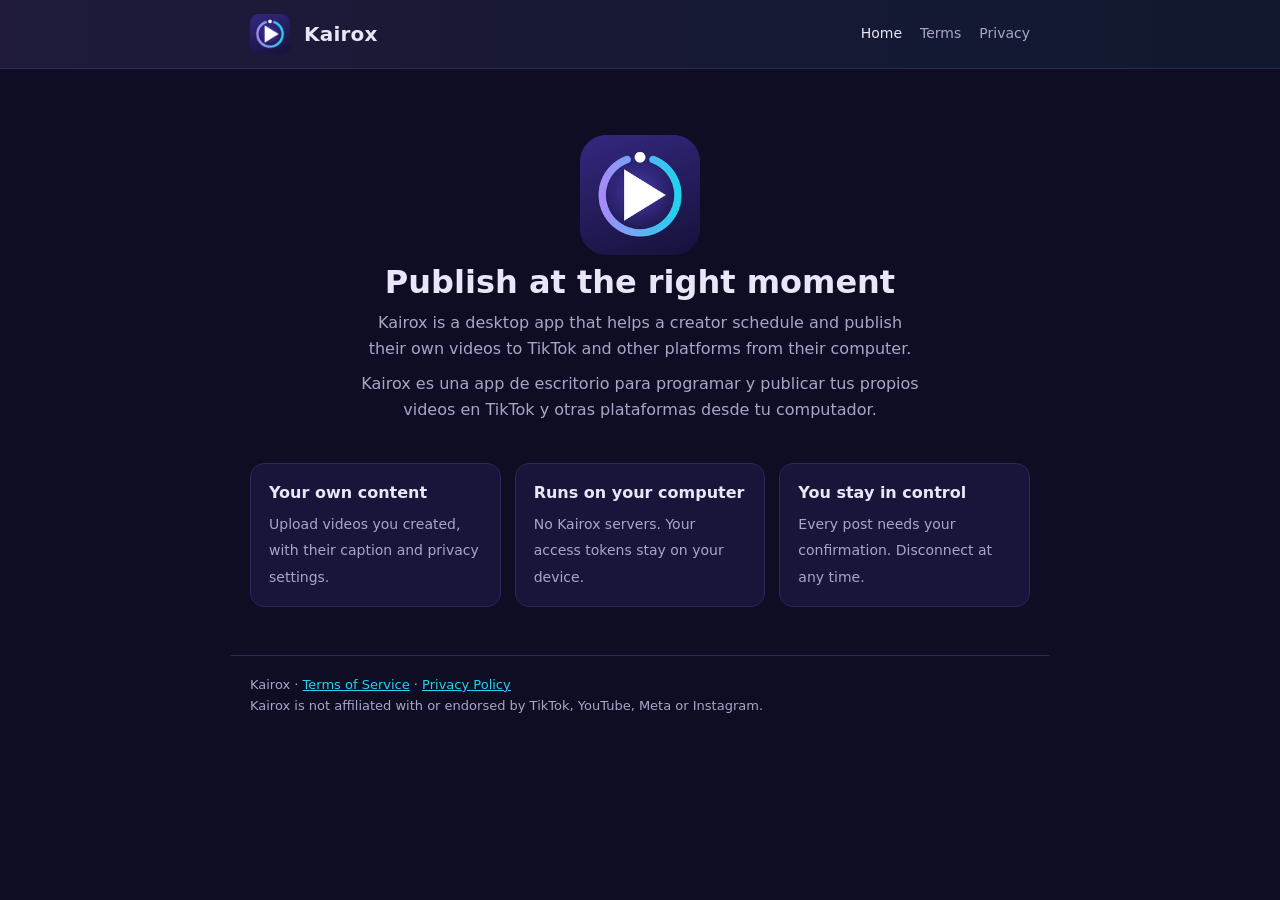
<file: index.html>
<!doctype html>
<html lang="en">
<head>
<meta charset="utf-8">
<meta name="viewport" content="width=device-width, initial-scale=1">
<title>Kairox</title>
<meta name="description" content="Kairox is a desktop tool to schedule and publish your own videos to TikTok, YouTube, Facebook and Instagram.">
<link rel="icon" href="favicon.png">
<link rel="stylesheet" href="estilo.css">
</head>
<body>
<header class="top"><div class="in">
  <img src="icono.png" alt=""><a class="brand" href="index.html">Kairox</a>
  <nav><a href="index.html" aria-current="page">Home</a><a href="terms.html">Terms</a><a href="privacy.html">Privacy</a></nav>
</div></header>
<main>
  <section class="hero">
    <img src="icono.png" alt="Kairox logo">
    <h1>Publish at the right moment</h1>
    <p>Kairox is a desktop app that helps a creator schedule and publish their own videos to TikTok and other platforms from their computer.</p>
    <p lang="es">Kairox es una app de escritorio para programar y publicar tus propios videos en TikTok y otras plataformas desde tu computador.</p>
  </section>
  <div class="cards">
    <div class="card"><b>Your own content</b><span>Upload videos you created, with their caption and privacy settings.</span></div>
    <div class="card"><b>Runs on your computer</b><span>No Kairox servers. Your access tokens stay on your device.</span></div>
    <div class="card"><b>You stay in control</b><span>Every post needs your confirmation. Disconnect at any time.</span></div>
  </div>
</main>
<footer>Kairox · <a href="terms.html">Terms of Service</a> · <a href="privacy.html">Privacy Policy</a><br>Kairox is not affiliated with or endorsed by TikTok, YouTube, Meta or Instagram.</footer>
</body>
</html>
</file>
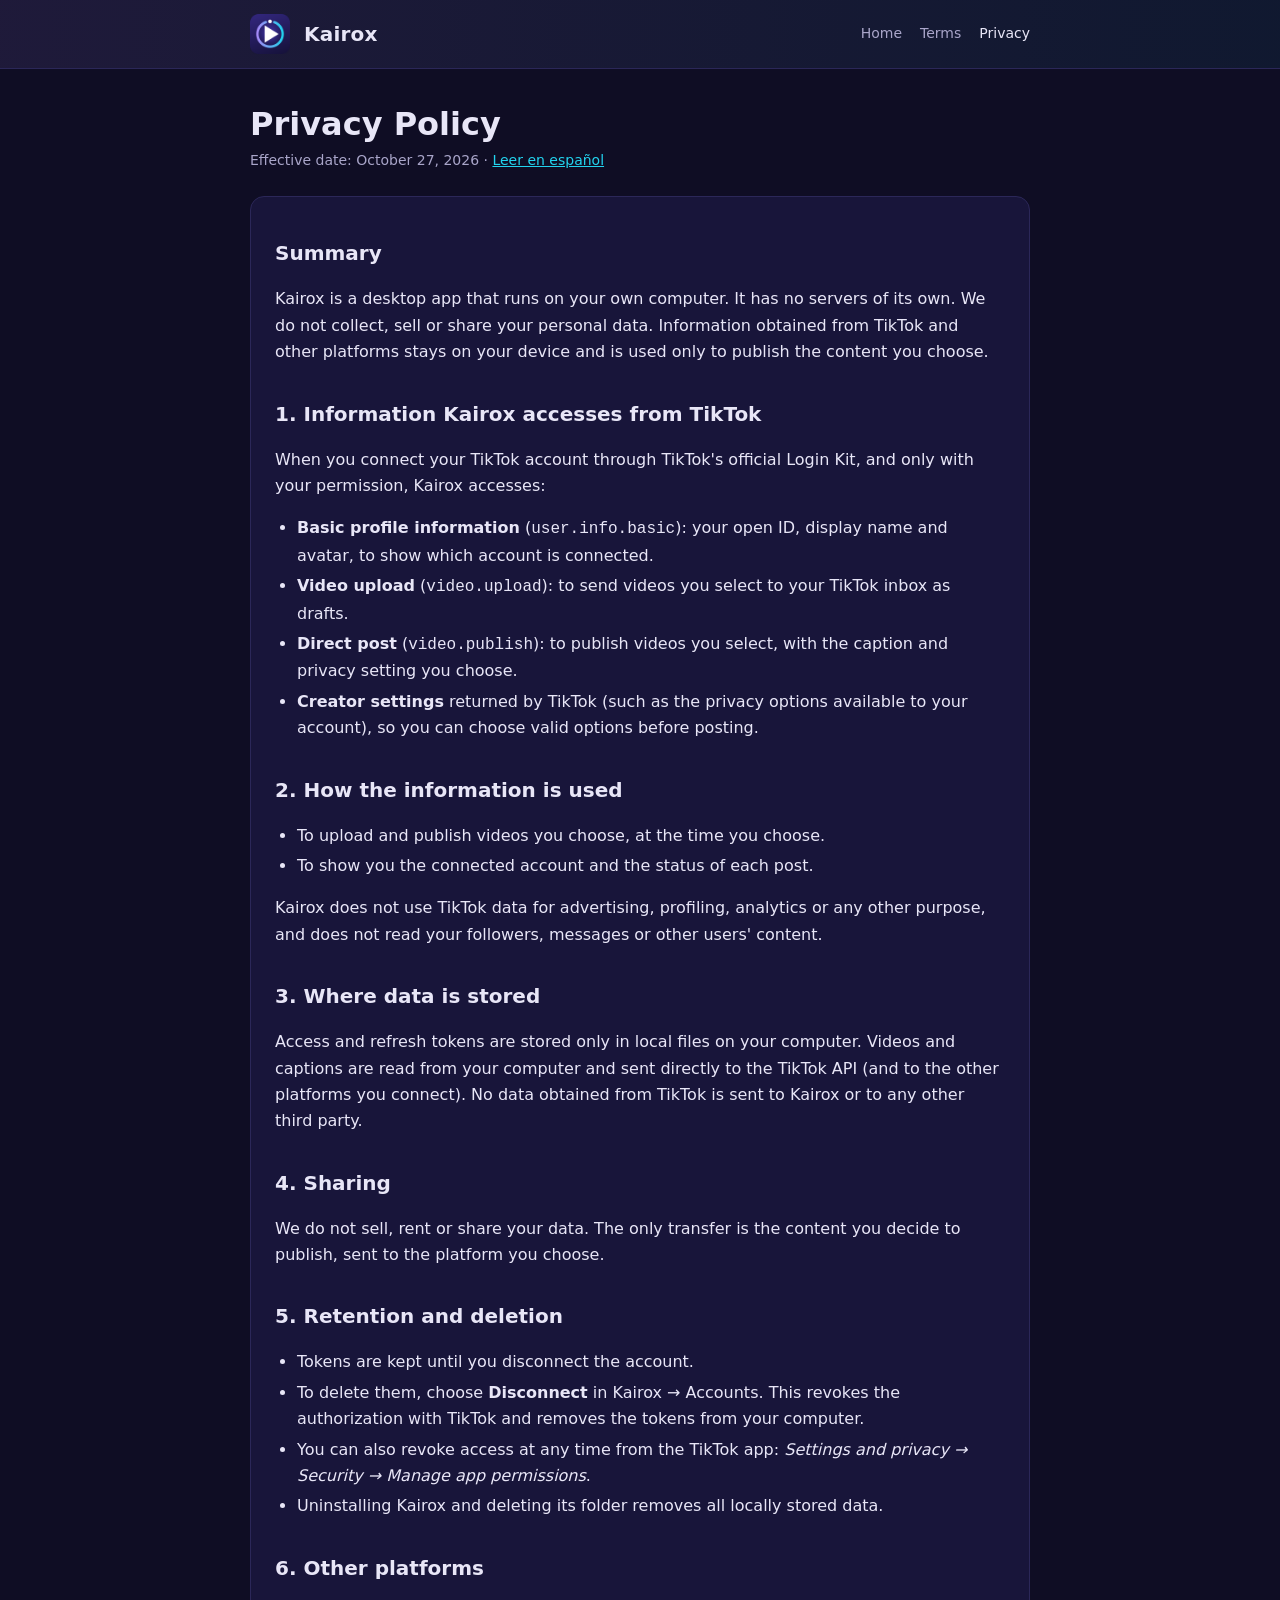
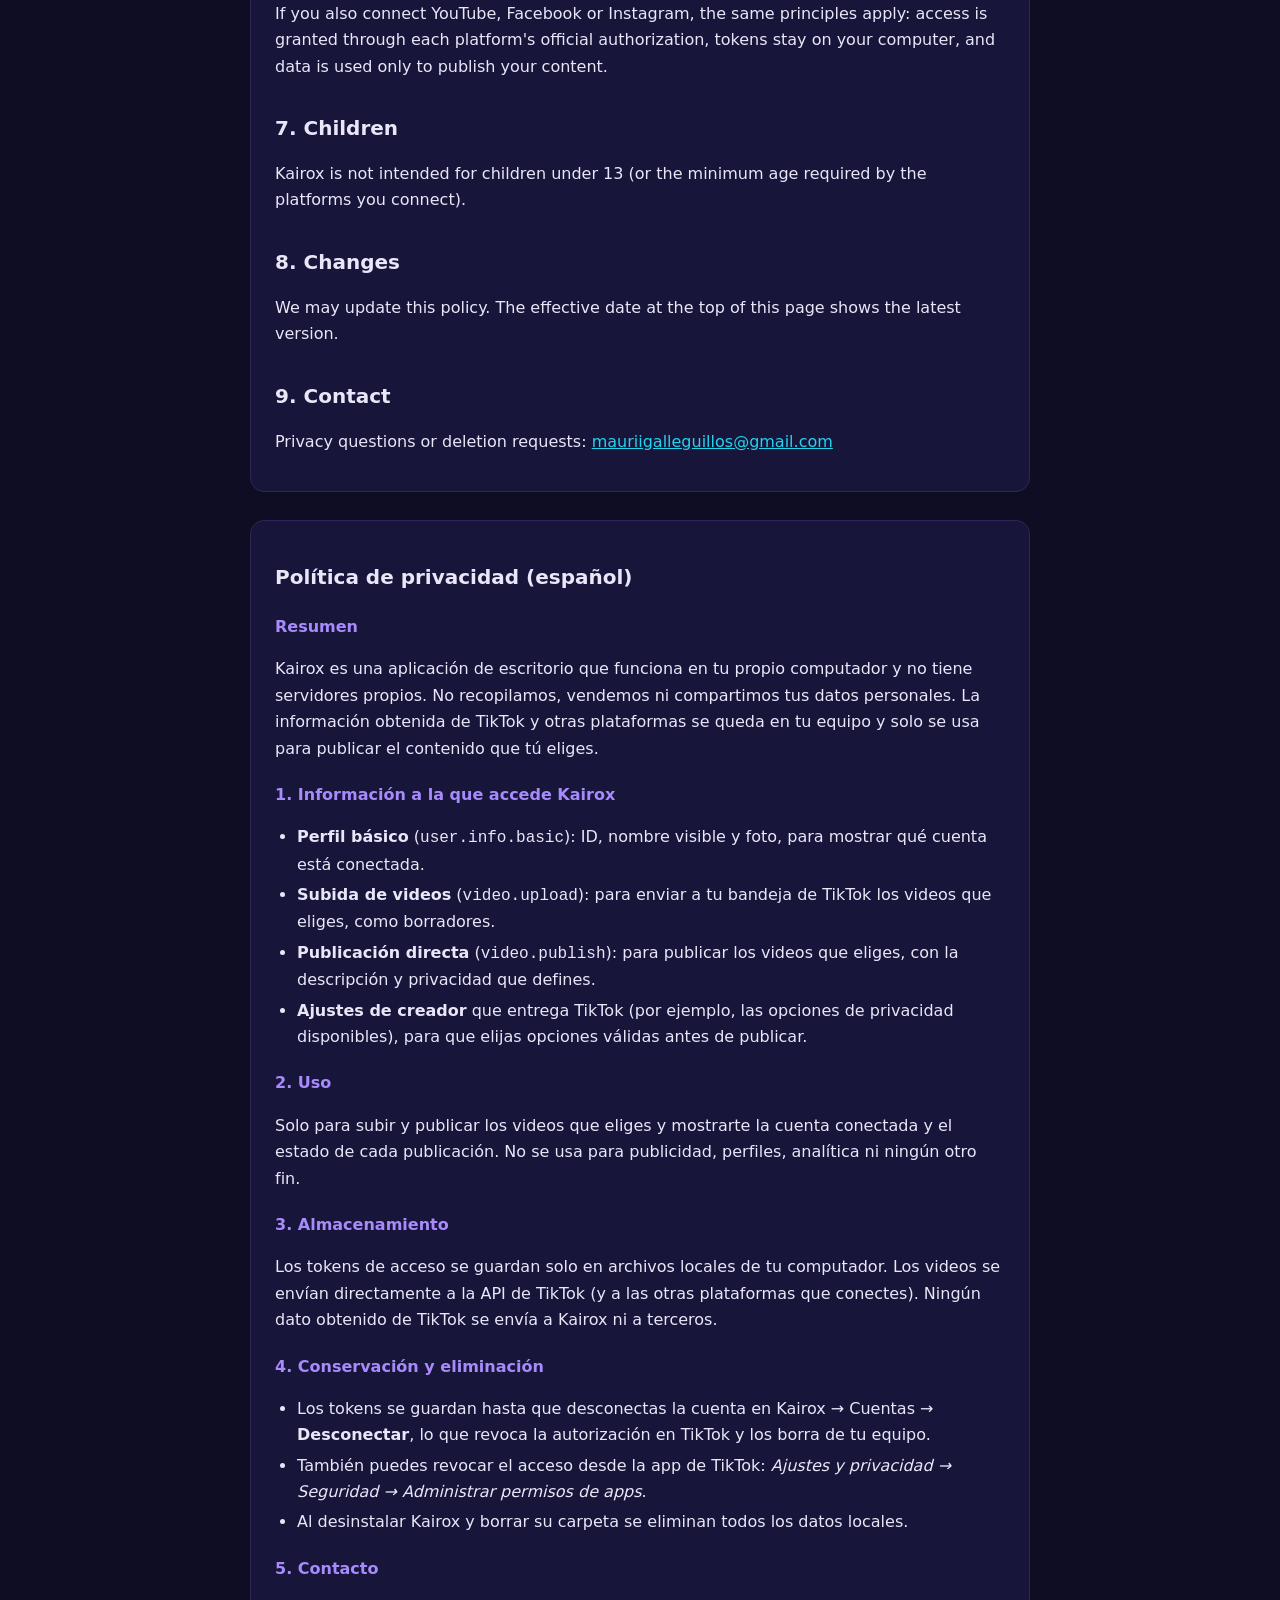
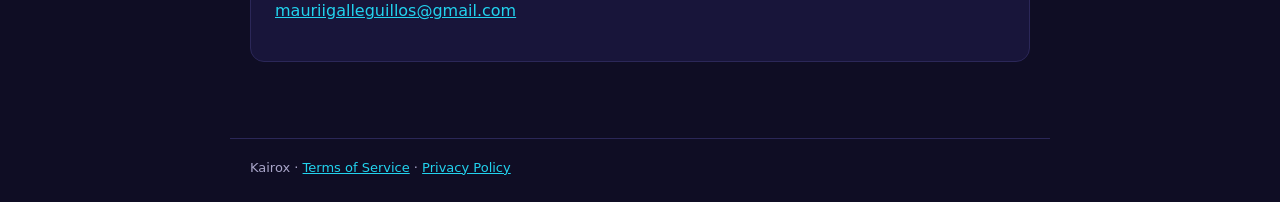
<file: privacy.html>
<!doctype html>
<html lang="en">
<head>
<meta charset="utf-8">
<meta name="viewport" content="width=device-width, initial-scale=1">
<title>Kairox Privacy Policy</title>
<link rel="icon" href="favicon.png">
<link rel="stylesheet" href="estilo.css">
</head>
<body>
<header class="top"><div class="in">
  <img src="icono.png" alt=""><a class="brand" href="index.html">Kairox</a>
  <nav><a href="index.html">Home</a><a href="terms.html">Terms</a><a href="privacy.html" aria-current="page">Privacy</a></nav>
</div></header>
<main>
  <h1>Privacy Policy</h1>
  <p class="meta">Effective date: October 27, 2026 · <a href="#es">Leer en español</a></p>

  <section class="lang">
    <h2>Summary</h2>
    <p>Kairox is a desktop app that runs on your own computer. It has no servers of its own. We do not collect, sell or share your personal data. Information obtained from TikTok and other platforms stays on your device and is used only to publish the content you choose.</p>

    <h2>1. Information Kairox accesses from TikTok</h2>
    <p>When you connect your TikTok account through TikTok's official Login Kit, and only with your permission, Kairox accesses:</p>
    <ul>
      <li><b>Basic profile information</b> (<code>user.info.basic</code>): your open ID, display name and avatar, to show which account is connected.</li>
      <li><b>Video upload</b> (<code>video.upload</code>): to send videos you select to your TikTok inbox as drafts.</li>
      <li><b>Direct post</b> (<code>video.publish</code>): to publish videos you select, with the caption and privacy setting you choose.</li>
      <li><b>Creator settings</b> returned by TikTok (such as the privacy options available to your account), so you can choose valid options before posting.</li>
    </ul>

    <h2>2. How the information is used</h2>
    <ul>
      <li>To upload and publish videos you choose, at the time you choose.</li>
      <li>To show you the connected account and the status of each post.</li>
    </ul>
    <p>Kairox does not use TikTok data for advertising, profiling, analytics or any other purpose, and does not read your followers, messages or other users' content.</p>

    <h2>3. Where data is stored</h2>
    <p>Access and refresh tokens are stored only in local files on your computer. Videos and captions are read from your computer and sent directly to the TikTok API (and to the other platforms you connect). No data obtained from TikTok is sent to Kairox or to any other third party.</p>

    <h2>4. Sharing</h2>
    <p>We do not sell, rent or share your data. The only transfer is the content you decide to publish, sent to the platform you choose.</p>

    <h2>5. Retention and deletion</h2>
    <ul>
      <li>Tokens are kept until you disconnect the account.</li>
      <li>To delete them, choose <b>Disconnect</b> in Kairox → Accounts. This revokes the authorization with TikTok and removes the tokens from your computer.</li>
      <li>You can also revoke access at any time from the TikTok app: <i>Settings and privacy → Security → Manage app permissions</i>.</li>
      <li>Uninstalling Kairox and deleting its folder removes all locally stored data.</li>
    </ul>

    <h2>6. Other platforms</h2>
    <p>If you also connect YouTube, Facebook or Instagram, the same principles apply: access is granted through each platform's official authorization, tokens stay on your computer, and data is used only to publish your content.</p>

    <h2>7. Children</h2>
    <p>Kairox is not intended for children under 13 (or the minimum age required by the platforms you connect).</p>

    <h2>8. Changes</h2>
    <p>We may update this policy. The effective date at the top of this page shows the latest version.</p>

    <h2>9. Contact</h2>
    <p>Privacy questions or deletion requests: <a href="mailto:mauriigalleguillos@gmail.com">mauriigalleguillos@gmail.com</a></p>
  </section>

  <section class="lang" id="es" lang="es">
    <h2>Política de privacidad (español)</h2>
    <h3>Resumen</h3>
    <p>Kairox es una aplicación de escritorio que funciona en tu propio computador y no tiene servidores propios. No recopilamos, vendemos ni compartimos tus datos personales. La información obtenida de TikTok y otras plataformas se queda en tu equipo y solo se usa para publicar el contenido que tú eliges.</p>
    <h3>1. Información a la que accede Kairox</h3>
    <ul>
      <li><b>Perfil básico</b> (<code>user.info.basic</code>): ID, nombre visible y foto, para mostrar qué cuenta está conectada.</li>
      <li><b>Subida de videos</b> (<code>video.upload</code>): para enviar a tu bandeja de TikTok los videos que eliges, como borradores.</li>
      <li><b>Publicación directa</b> (<code>video.publish</code>): para publicar los videos que eliges, con la descripción y privacidad que defines.</li>
      <li><b>Ajustes de creador</b> que entrega TikTok (por ejemplo, las opciones de privacidad disponibles), para que elijas opciones válidas antes de publicar.</li>
    </ul>
    <h3>2. Uso</h3>
    <p>Solo para subir y publicar los videos que eliges y mostrarte la cuenta conectada y el estado de cada publicación. No se usa para publicidad, perfiles, analítica ni ningún otro fin.</p>
    <h3>3. Almacenamiento</h3>
    <p>Los tokens de acceso se guardan solo en archivos locales de tu computador. Los videos se envían directamente a la API de TikTok (y a las otras plataformas que conectes). Ningún dato obtenido de TikTok se envía a Kairox ni a terceros.</p>
    <h3>4. Conservación y eliminación</h3>
    <ul>
      <li>Los tokens se guardan hasta que desconectas la cuenta en Kairox → Cuentas → <b>Desconectar</b>, lo que revoca la autorización en TikTok y los borra de tu equipo.</li>
      <li>También puedes revocar el acceso desde la app de TikTok: <i>Ajustes y privacidad → Seguridad → Administrar permisos de apps</i>.</li>
      <li>Al desinstalar Kairox y borrar su carpeta se eliminan todos los datos locales.</li>
    </ul>
    <h3>5. Contacto</h3>
    <p><a href="mailto:mauriigalleguillos@gmail.com">mauriigalleguillos@gmail.com</a></p>
  </section>
</main>
<footer>Kairox · <a href="terms.html">Terms of Service</a> · <a href="privacy.html">Privacy Policy</a></footer>
</body>
</html>
</file>
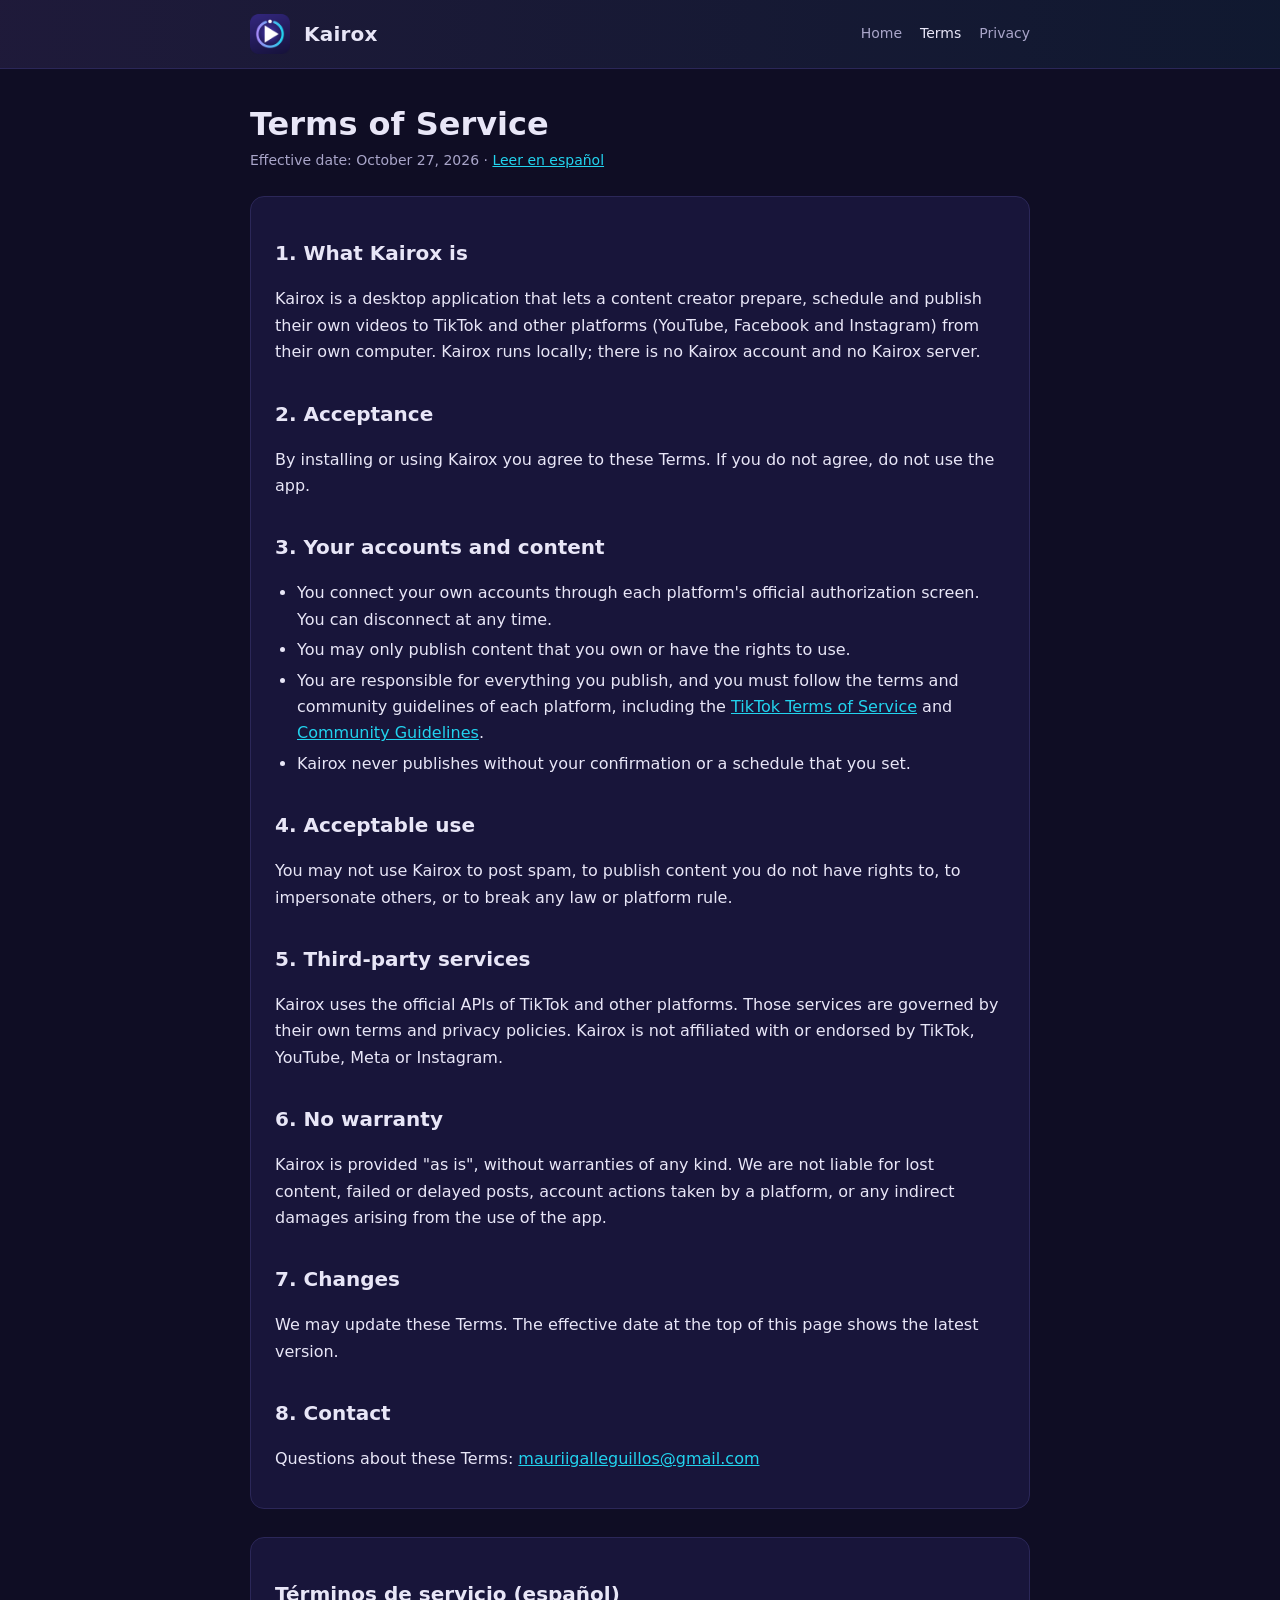
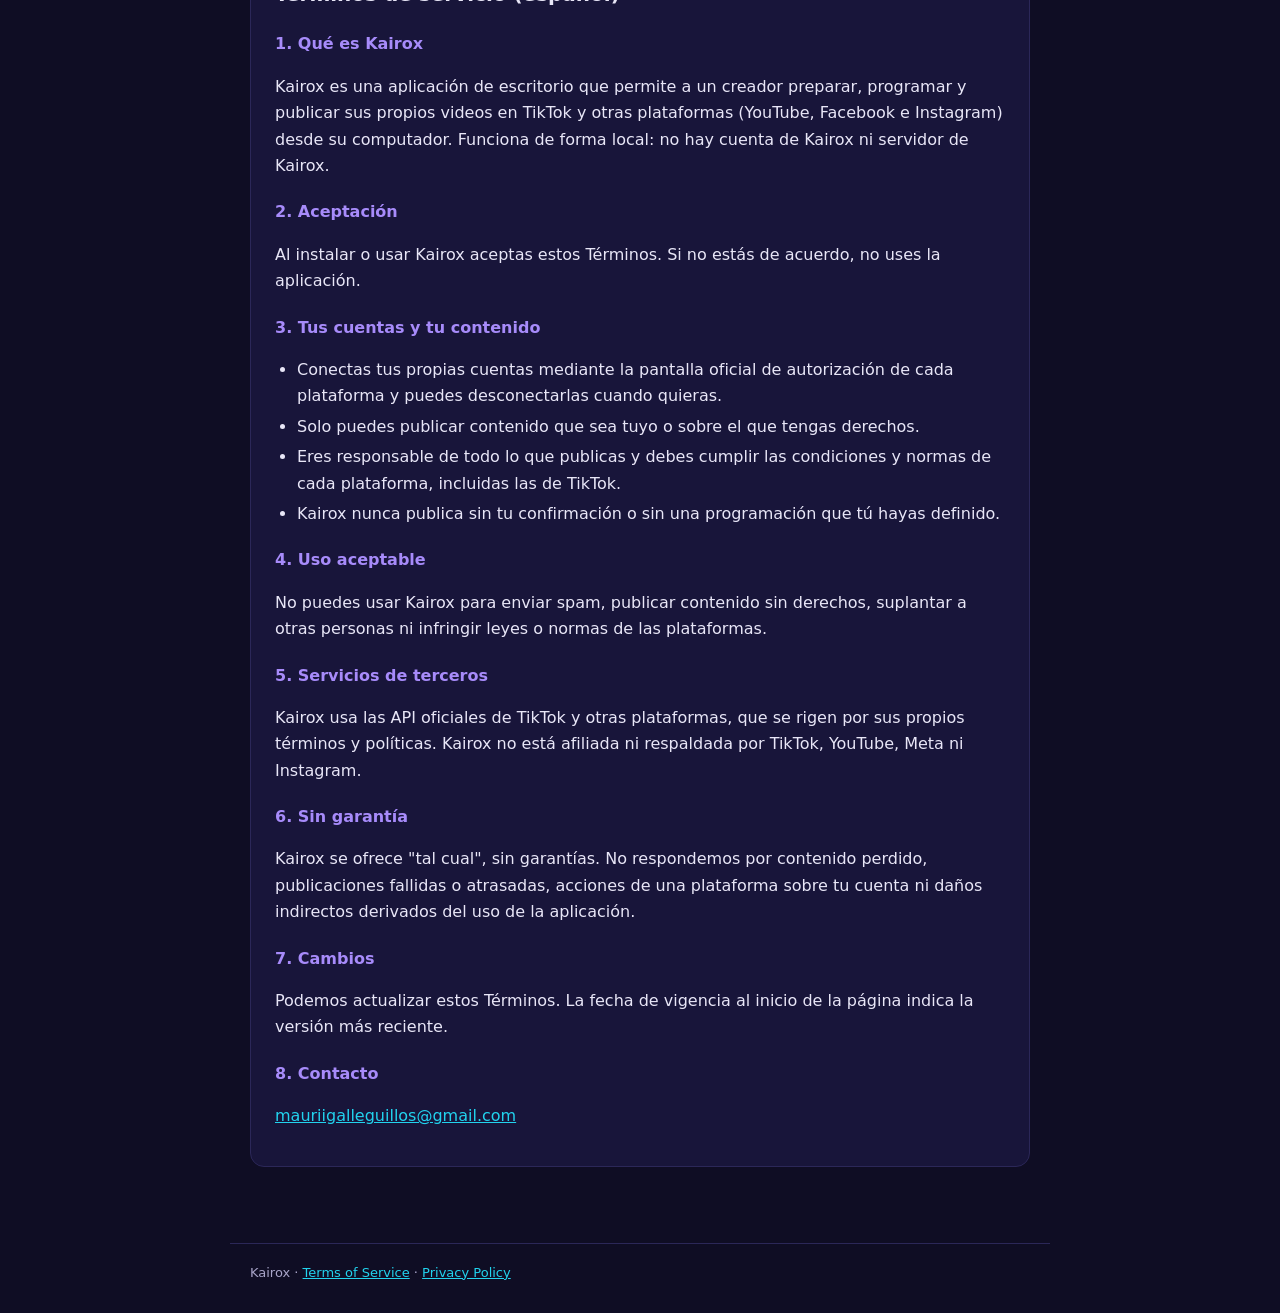
<file: terms.html>
<!doctype html>
<html lang="en">
<head>
<meta charset="utf-8">
<meta name="viewport" content="width=device-width, initial-scale=1">
<title>Kairox Terms of Service</title>
<link rel="icon" href="favicon.png">
<link rel="stylesheet" href="estilo.css">
</head>
<body>
<header class="top"><div class="in">
  <img src="icono.png" alt=""><a class="brand" href="index.html">Kairox</a>
  <nav><a href="index.html">Home</a><a href="terms.html" aria-current="page">Terms</a><a href="privacy.html">Privacy</a></nav>
</div></header>
<main>
  <h1>Terms of Service</h1>
  <p class="meta">Effective date: October 27, 2026 · <a href="#es">Leer en español</a></p>

  <section class="lang">
    <h2>1. What Kairox is</h2>
    <p>Kairox is a desktop application that lets a content creator prepare, schedule and publish their own videos to TikTok and other platforms (YouTube, Facebook and Instagram) from their own computer. Kairox runs locally; there is no Kairox account and no Kairox server.</p>

    <h2>2. Acceptance</h2>
    <p>By installing or using Kairox you agree to these Terms. If you do not agree, do not use the app.</p>

    <h2>3. Your accounts and content</h2>
    <ul>
      <li>You connect your own accounts through each platform's official authorization screen. You can disconnect at any time.</li>
      <li>You may only publish content that you own or have the rights to use.</li>
      <li>You are responsible for everything you publish, and you must follow the terms and community guidelines of each platform, including the <a href="https://www.tiktok.com/legal/terms-of-service">TikTok Terms of Service</a> and <a href="https://www.tiktok.com/community-guidelines">Community Guidelines</a>.</li>
      <li>Kairox never publishes without your confirmation or a schedule that you set.</li>
    </ul>

    <h2>4. Acceptable use</h2>
    <p>You may not use Kairox to post spam, to publish content you do not have rights to, to impersonate others, or to break any law or platform rule.</p>

    <h2>5. Third-party services</h2>
    <p>Kairox uses the official APIs of TikTok and other platforms. Those services are governed by their own terms and privacy policies. Kairox is not affiliated with or endorsed by TikTok, YouTube, Meta or Instagram.</p>

    <h2>6. No warranty</h2>
    <p>Kairox is provided "as is", without warranties of any kind. We are not liable for lost content, failed or delayed posts, account actions taken by a platform, or any indirect damages arising from the use of the app.</p>

    <h2>7. Changes</h2>
    <p>We may update these Terms. The effective date at the top of this page shows the latest version.</p>

    <h2>8. Contact</h2>
    <p>Questions about these Terms: <a href="mailto:mauriigalleguillos@gmail.com">mauriigalleguillos@gmail.com</a></p>
  </section>

  <section class="lang" id="es" lang="es">
    <h2>Términos de servicio (español)</h2>
    <h3>1. Qué es Kairox</h3>
    <p>Kairox es una aplicación de escritorio que permite a un creador preparar, programar y publicar sus propios videos en TikTok y otras plataformas (YouTube, Facebook e Instagram) desde su computador. Funciona de forma local: no hay cuenta de Kairox ni servidor de Kairox.</p>
    <h3>2. Aceptación</h3>
    <p>Al instalar o usar Kairox aceptas estos Términos. Si no estás de acuerdo, no uses la aplicación.</p>
    <h3>3. Tus cuentas y tu contenido</h3>
    <ul>
      <li>Conectas tus propias cuentas mediante la pantalla oficial de autorización de cada plataforma y puedes desconectarlas cuando quieras.</li>
      <li>Solo puedes publicar contenido que sea tuyo o sobre el que tengas derechos.</li>
      <li>Eres responsable de todo lo que publicas y debes cumplir las condiciones y normas de cada plataforma, incluidas las de TikTok.</li>
      <li>Kairox nunca publica sin tu confirmación o sin una programación que tú hayas definido.</li>
    </ul>
    <h3>4. Uso aceptable</h3>
    <p>No puedes usar Kairox para enviar spam, publicar contenido sin derechos, suplantar a otras personas ni infringir leyes o normas de las plataformas.</p>
    <h3>5. Servicios de terceros</h3>
    <p>Kairox usa las API oficiales de TikTok y otras plataformas, que se rigen por sus propios términos y políticas. Kairox no está afiliada ni respaldada por TikTok, YouTube, Meta ni Instagram.</p>
    <h3>6. Sin garantía</h3>
    <p>Kairox se ofrece "tal cual", sin garantías. No respondemos por contenido perdido, publicaciones fallidas o atrasadas, acciones de una plataforma sobre tu cuenta ni daños indirectos derivados del uso de la aplicación.</p>
    <h3>7. Cambios</h3>
    <p>Podemos actualizar estos Términos. La fecha de vigencia al inicio de la página indica la versión más reciente.</p>
    <h3>8. Contacto</h3>
    <p><a href="mailto:mauriigalleguillos@gmail.com">mauriigalleguillos@gmail.com</a></p>
  </section>
</main>
<footer>Kairox · <a href="terms.html">Terms of Service</a> · <a href="privacy.html">Privacy Policy</a></footer>
</body>
</html>
</file>
<file: estilo.css>
:root {
  --bg: #0f0d24;
  --panel: #18153a;
  --text: #e8e6f7;
  --muted: #a9a5c9;
  --violet: #a78bfa;
  --cyan: #22d3ee;
  --line: #2b2758;
}
* { box-sizing: border-box; }
html { -webkit-text-size-adjust: 100%; }
body {
  margin: 0;
  background: var(--bg);
  color: var(--text);
  font: 16px/1.65 "Segoe UI", system-ui, -apple-system, Roboto, Arial, sans-serif;
}
a { color: var(--cyan); }
.top {
  border-bottom: 1px solid var(--line);
  background: linear-gradient(90deg, rgba(167,139,250,.10), rgba(34,211,238,.06));
}
.top .in, main, footer { max-width: 820px; margin: 0 auto; padding: 0 20px; }
.top .in { display: flex; align-items: center; gap: 14px; height: 68px; }
.top img { width: 40px; height: 40px; }
.brand { font-weight: 800; font-size: 20px; letter-spacing: .2px; color: var(--text); text-decoration: none; }
.top nav { margin-left: auto; display: flex; gap: 18px; font-size: 14px; }
.top nav a { color: var(--muted); text-decoration: none; }
.top nav a:hover, .top nav a[aria-current] { color: var(--text); }
main { padding-top: 36px; padding-bottom: 48px; }
h1 { font-size: 32px; line-height: 1.2; margin: 0 0 6px; }
h2 { font-size: 20px; margin: 32px 0 8px; }
h3 { font-size: 16px; margin: 20px 0 4px; color: var(--violet); }
.meta { color: var(--muted); font-size: 14px; margin: 0 0 24px; }
.lang {
  background: var(--panel);
  border: 1px solid var(--line);
  border-radius: 14px;
  padding: 8px 24px 20px;
  margin: 0 0 28px;
}
ul { padding-left: 22px; }
li { margin: 4px 0; }
.hero { text-align: center; padding: 30px 0 10px; }
.hero img { width: 120px; height: 120px; }
.hero p { color: var(--muted); max-width: 560px; margin: 8px auto 0; }
.cards { display: grid; grid-template-columns: repeat(auto-fit, minmax(220px, 1fr)); gap: 14px; margin-top: 30px; }
.card { background: var(--panel); border: 1px solid var(--line); border-radius: 14px; padding: 16px 18px; }
.card b { display: block; margin-bottom: 4px; }
.card span { color: var(--muted); font-size: 14px; }
footer { border-top: 1px solid var(--line); padding-top: 18px; padding-bottom: 30px; color: var(--muted); font-size: 13px; }
@media (max-width: 520px) {
  h1 { font-size: 26px; }
  .top nav { gap: 12px; font-size: 13px; }
  .lang { padding: 4px 16px 14px; }
}
</file>
